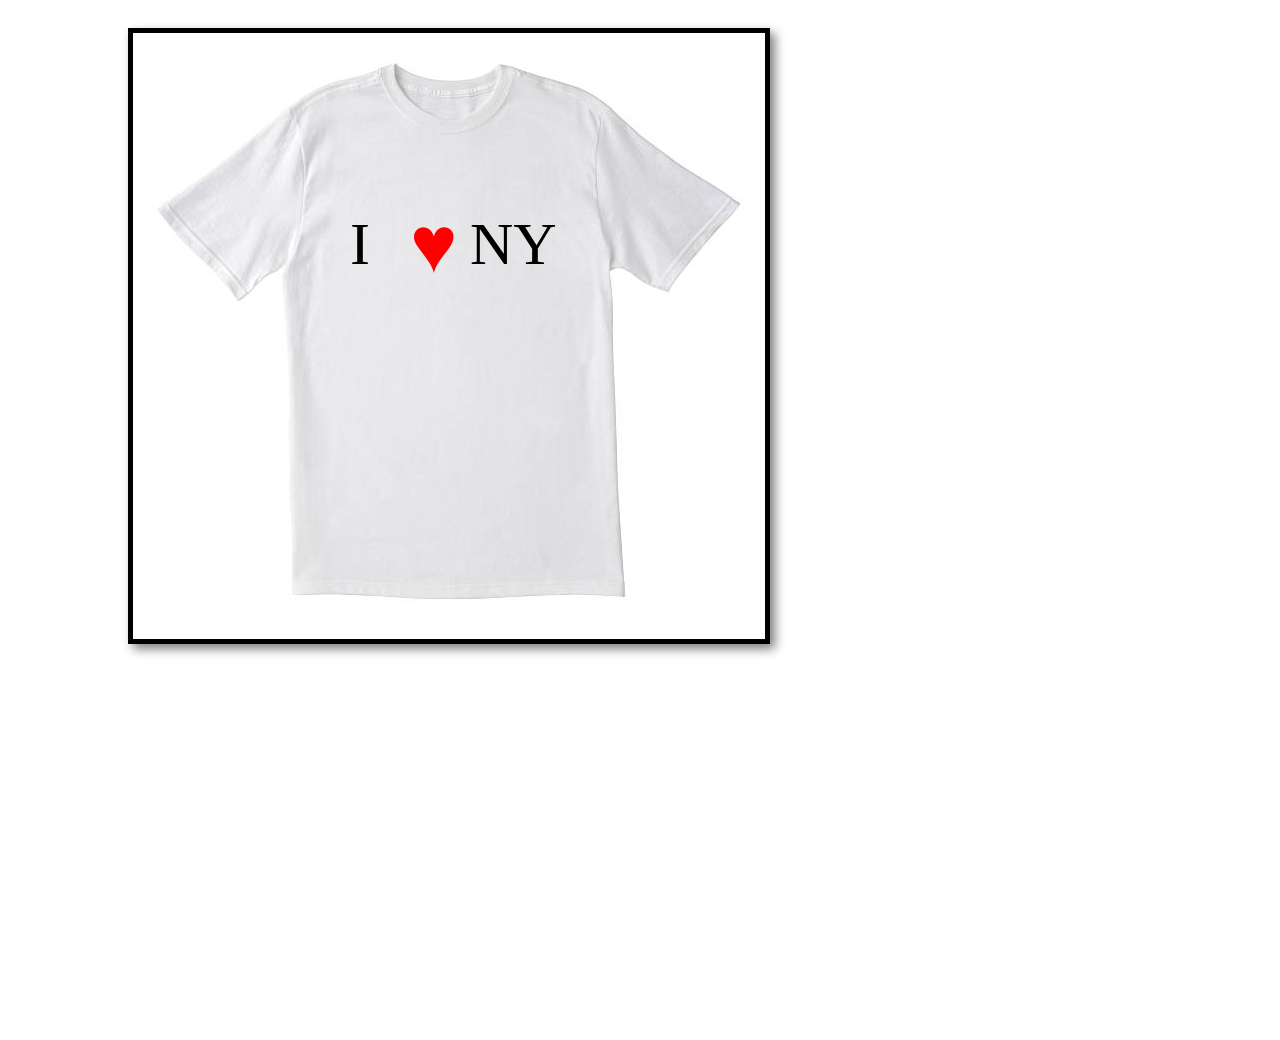
<file: css_mastery/index.html>
<!DOCTYPE html>
<html>
<head>
    <title>I ♥ NY T-Shirt</title>
    <link rel="stylesheet" href="style.css">
</head>
<body>
<div class="shirt-container"></div>
     <img src="tshirt.jpg" alt="White t-shirt">

    <div class="design">
    
         <span class="first words">I</span>
         <span class="heart">&hearts;</span>
         <span class="last words">NY</span>
    </div>
    
</div>

</body>
</html>
</file>
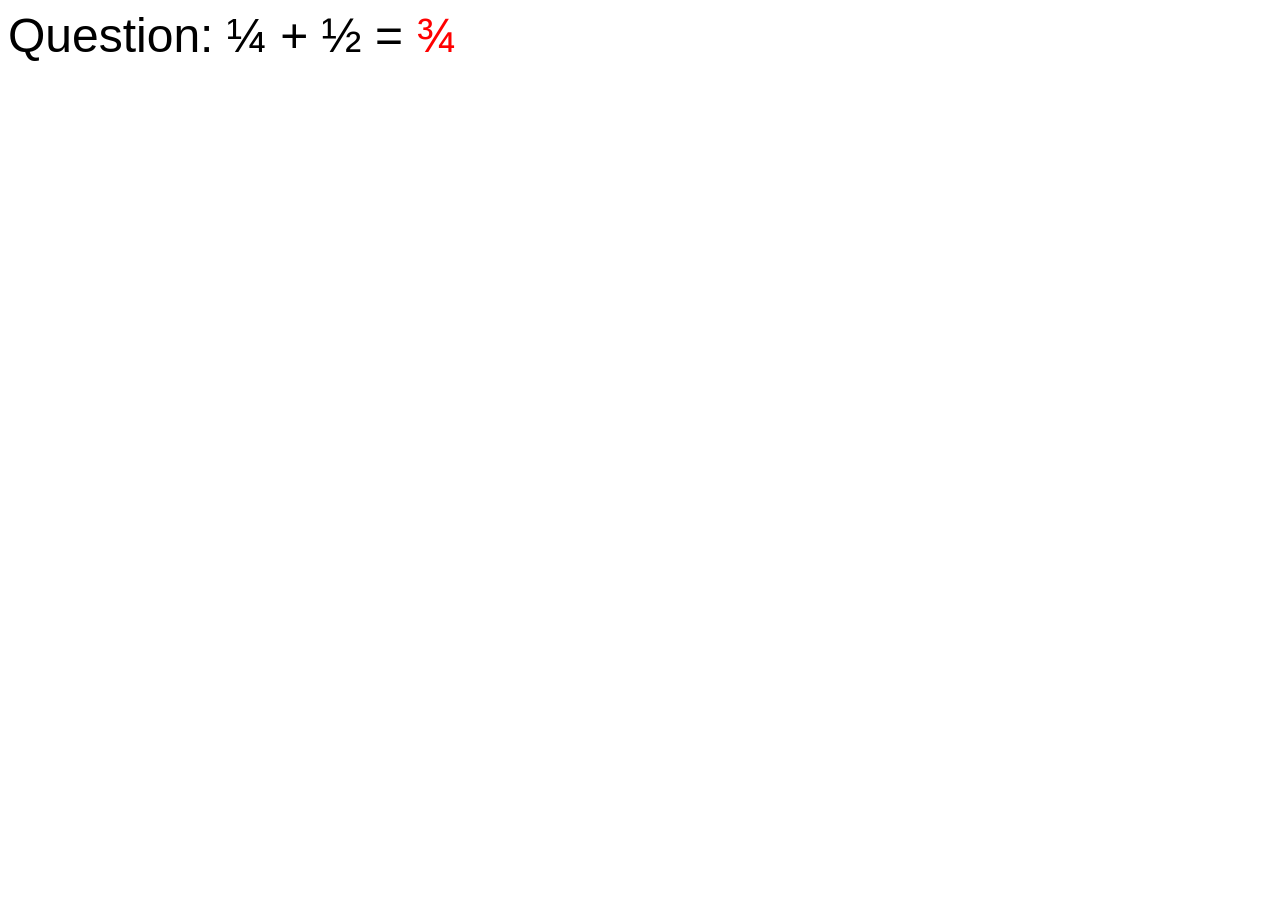
<file: css_mastery/question.html>
<!DOCTYPE HTML>
<html>
   <head>
      <title>Question and Answer</title>
      <style>
   
         body {
            font-family: Calibri, sans-serif;
            font-size: 3em;
         }
   
         #answer {
            color: black;
            width: 100px;
   
            /* Part of your solution goes here */
            animation-name: moveFraction;
            animation-duration: 2s;
            animation-delay: 1s;
            animation-fill-mode: forwards;
   
         }
   
         /* moveFraction goes here */
         @keyframes moveFraction{
            0%{
                color: yellow;
                transform: translate(-355px, 60px);
            }
            50%{
                transform: translate(0px, 60px);
            }
            100%{
                color: red;
                transform: translate(0px, 0px);
            }
         }
   
   
         #question {
            /* Part of your solution goes here */
            transition: transform 0.6s ease-in-out;
   
         }
   
         #question:hover {
            /* Part of your solution goes here */
            transform: scale(0.9);
   
         }
         
         span {
            display: inline-block;         
         }
   
      </style>
   </head>
   <body>
      <span id="question">Question: &frac14; + &frac12; =</span>
      <span id="answer">&frac34;</span>   
   </body>
</html>
</file>
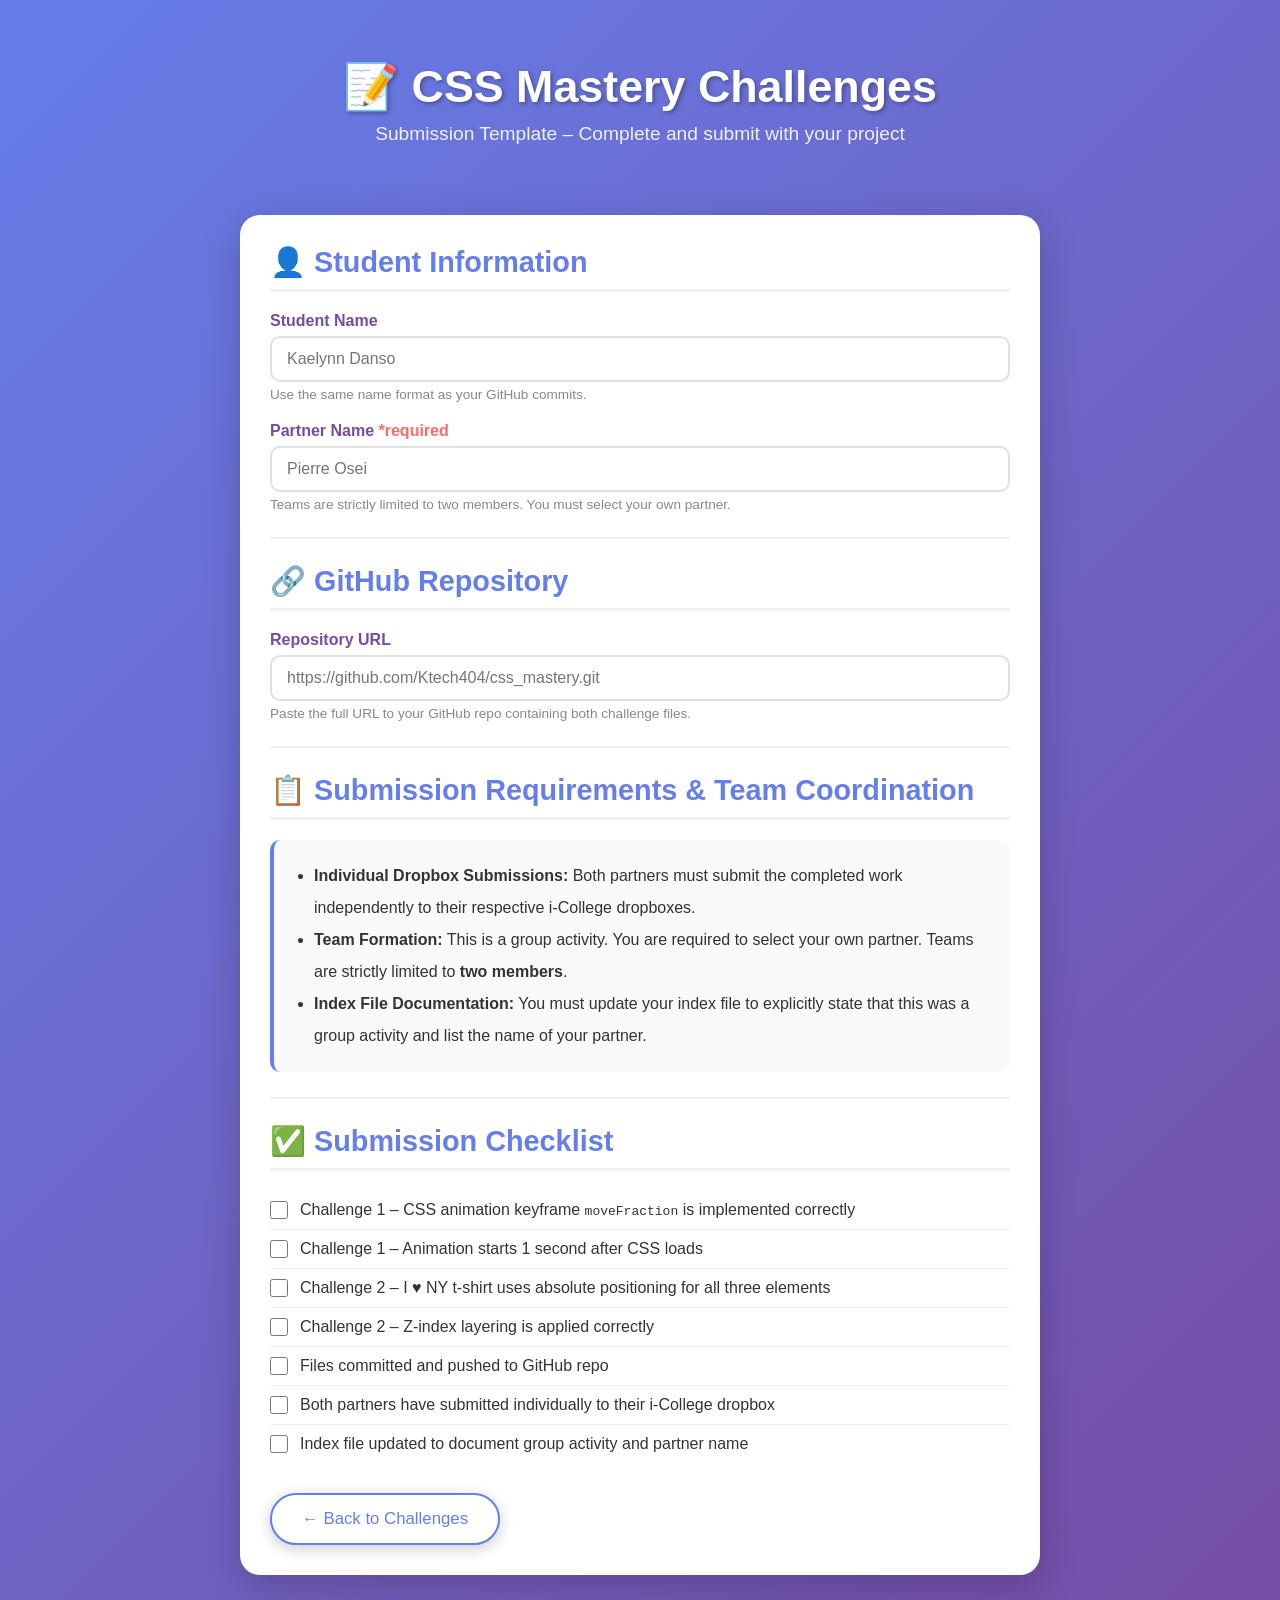
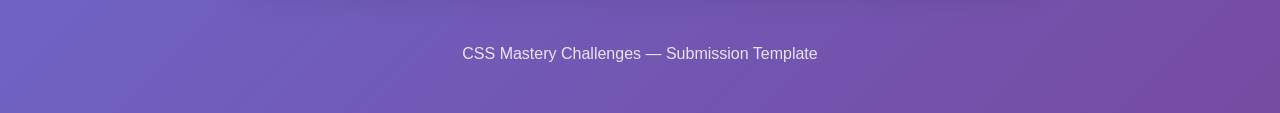
<file: css_mastery/submission.html>
<!DOCTYPE html>
<html lang="en">
<head>
    <meta charset="UTF-8">
    <meta name="viewport" content="width=device-width, initial-scale=1.0">
    <title>CSS Mastery Challenges – Submission</title>
    <style>
        * {
            margin: 0;
            padding: 0;
            box-sizing: border-box;
        }

        body {
            font-family: 'Segoe UI', Tahoma, Geneva, Verdana, sans-serif;
            background: linear-gradient(135deg, #667eea 0%, #764ba2 100%);
            min-height: 100vh;
            padding: 20px;
            color: #333;
        }

        .container {
            max-width: 800px;
            margin: 0 auto;
        }

        header {
            text-align: center;
            color: white;
            padding: 40px 20px;
        }

        header h1 {
            font-size: 2.8em;
            margin-bottom: 10px;
            text-shadow: 2px 2px 4px rgba(0,0,0,0.3);
        }

        header p {
            font-size: 1.2em;
            opacity: 0.9;
        }

        .card {
            background: white;
            border-radius: 20px;
            padding: 30px;
            box-shadow: 0 10px 40px rgba(0,0,0,0.2);
            margin-top: 30px;
        }

        .card h2 {
            color: #667eea;
            font-size: 1.8em;
            margin-bottom: 20px;
            padding-bottom: 10px;
            border-bottom: 3px solid #f0f0f0;
        }

        .form-group {
            margin-bottom: 20px;
        }

        .form-group label {
            display: block;
            font-weight: 600;
            color: #764ba2;
            margin-bottom: 6px;
            font-size: 1em;
        }

        .form-group input[type="text"],
        .form-group input[type="url"] {
            width: 100%;
            padding: 12px 15px;
            border: 2px solid #e0e0e0;
            border-radius: 10px;
            font-size: 1em;
            font-family: 'Segoe UI', Tahoma, Geneva, Verdana, sans-serif;
            transition: border-color 0.3s ease, box-shadow 0.3s ease;
            outline: none;
        }

        .form-group input[type="text"]:focus,
        .form-group input[type="url"]:focus {
            border-color: #667eea;
            box-shadow: 0 0 0 3px rgba(102,126,234,0.15);
        }

        .form-group .hint {
            margin-top: 5px;
            font-size: 0.85em;
            color: #888;
        }

        .divider {
            border: none;
            border-top: 2px solid #f0f0f0;
            margin: 25px 0;
        }

        .checklist {
            list-style: none;
            margin-top: 10px;
        }

        .checklist li {
            display: flex;
            align-items: center;
            gap: 12px;
            padding: 10px 0;
            border-bottom: 1px solid #f0f0f0;
            font-size: 1em;
        }

        .checklist li:last-child {
            border-bottom: none;
        }

        .checklist input[type="checkbox"] {
            width: 18px;
            height: 18px;
            accent-color: #667eea;
            cursor: pointer;
            flex-shrink: 0;
        }

        .btn-row {
            display: flex;
            gap: 15px;
            margin-top: 30px;
            flex-wrap: wrap;
        }

        .btn {
            background: linear-gradient(135deg, #667eea 0%, #764ba2 100%);
            color: white;
            padding: 14px 30px;
            border: none;
            border-radius: 30px;
            font-size: 1.05em;
            cursor: pointer;
            transition: all 0.3s ease;
            text-decoration: none;
            display: inline-block;
            box-shadow: 0 4px 15px rgba(0,0,0,0.2);
            font-family: 'Segoe UI', Tahoma, Geneva, Verdana, sans-serif;
        }

        .btn:hover {
            transform: scale(1.05);
            box-shadow: 0 6px 20px rgba(0,0,0,0.3);
        }

        .btn-secondary {
            background: white;
            color: #667eea;
            border: 2px solid #667eea;
        }

        .btn-secondary:hover {
            background: #667eea;
            color: white;
        }

        footer {
            text-align: center;
            color: white;
            padding: 30px 20px;
            margin-top: 40px;
            opacity: 0.85;
        }
    </style>
</head>
<body>
    <div class="container">
        <header>
            <h1>📝 CSS Mastery Challenges</h1>
            <p>Submission Template – Complete and submit with your project</p>
        </header>

        <div class="card">
            <h2>👤 Student Information</h2>

            <div class="form-group">
                <label for="student1">Student Name</label>
                <input type="text" id="student1" placeholder="Kaelynn Danso">
                <p class="hint">Use the same name format as your GitHub commits.</p>
            </div>

            <div class="form-group">
                <label for="student2">Partner Name <span style="color:#ff6b6b;">*required</span></label>
                <input type="text" id="student2" placeholder="Pierre Osei">
                <p class="hint">Teams are strictly limited to two members. You must select your own partner.</p>
            </div>

            <hr class="divider">

            <h2>🔗 GitHub Repository</h2>

            <div class="form-group">
                <label for="github-repo">Repository URL</label>
                <input type="url" id="github-repo" placeholder="https://github.com/Ktech404/css_mastery.git">
                <p class="hint">Paste the full URL to your GitHub repo containing both challenge files.</p>
            </div>

            <hr class="divider">

            <h2>📋 Submission Requirements &amp; Team Coordination</h2>
            <div style="background:#f8f9fa; border-left: 4px solid #667eea; border-radius: 10px; padding: 20px; margin-bottom: 10px;">
                <ul style="margin-left: 20px; line-height: 2;">
                    <li><strong>Individual Dropbox Submissions:</strong> Both partners must submit the completed work independently to their respective i-College dropboxes.</li>
                    <li><strong>Team Formation:</strong> This is a group activity. You are required to select your own partner. Teams are strictly limited to <strong>two members</strong>.</li>
                    <li><strong>Index File Documentation:</strong> You must update your index file to explicitly state that this was a group activity and list the name of your partner.</li>
                </ul>
            </div>

            <hr class="divider">

            <h2>✅ Submission Checklist</h2>
            <ul class="checklist">
                <li>
                    <input type="checkbox" id="chk1">
                    <label for="chk1">Challenge 1 – CSS animation keyframe <code>moveFraction</code> is implemented correctly</label>
                </li>
                <li>
                    <input type="checkbox" id="chk2">
                    <label for="chk2">Challenge 1 – Animation starts 1 second after CSS loads</label>
                </li>
                <li>
                    <input type="checkbox" id="chk3">
                    <label for="chk3">Challenge 2 – I ♥ NY t-shirt uses absolute positioning for all three elements</label>
                </li>
                <li>
                    <input type="checkbox" id="chk4">
                    <label for="chk4">Challenge 2 – Z-index layering is applied correctly</label>
                </li>
                <li>
                    <input type="checkbox" id="chk5">
                    <label for="chk5">Files committed and pushed to GitHub repo</label>
                </li>
                <li>
                    <input type="checkbox" id="chk6">
                    <label for="chk6">Both partners have submitted individually to their i-College dropbox</label>
                </li>
                <li>
                    <input type="checkbox" id="chk7">
                    <label for="chk7">Index file updated to document group activity and partner name</label>
                </li>
            </ul>

            <div class="btn-row">
                <a href="index.html" class="btn btn-secondary">← Back to Challenges</a>
            </div>
        </div>

        <footer>
            <p>CSS Mastery Challenges &mdash; Submission Template</p>
        </footer>
    </div>
</body>
</html>
</file>
<file: css_mastery/style.css>
img {
    position: relative;
    left: 100px;

    border: 5px solid black;
    padding: 10px;
    margin: 20px;
    box-shadow: 5px 5px 10px gray;
}

.words {
    font-family: Impact;
    font-size: 60px;
}

.first {
    position: absolute;
    top: 70px;
    left: 70px;
    z-index: 2;
}

.heart {
    color: red;
    font-size: 80px;

    position: absolute;
    top: 60px;
    left: 130px;
    z-index: 3;
}

.last {
    position: absolute;
    top: 70px;
    left: 190px;
    z-index: 2;
}

.container {
    position: relative;
    background-color: lightgray;
    padding: 20px;
    display: inline-block;
}

.design {
    position: absolute;
    top: 140px;
    left: 280px;
    width: 100%;
    height: 100%;
}
</file>
